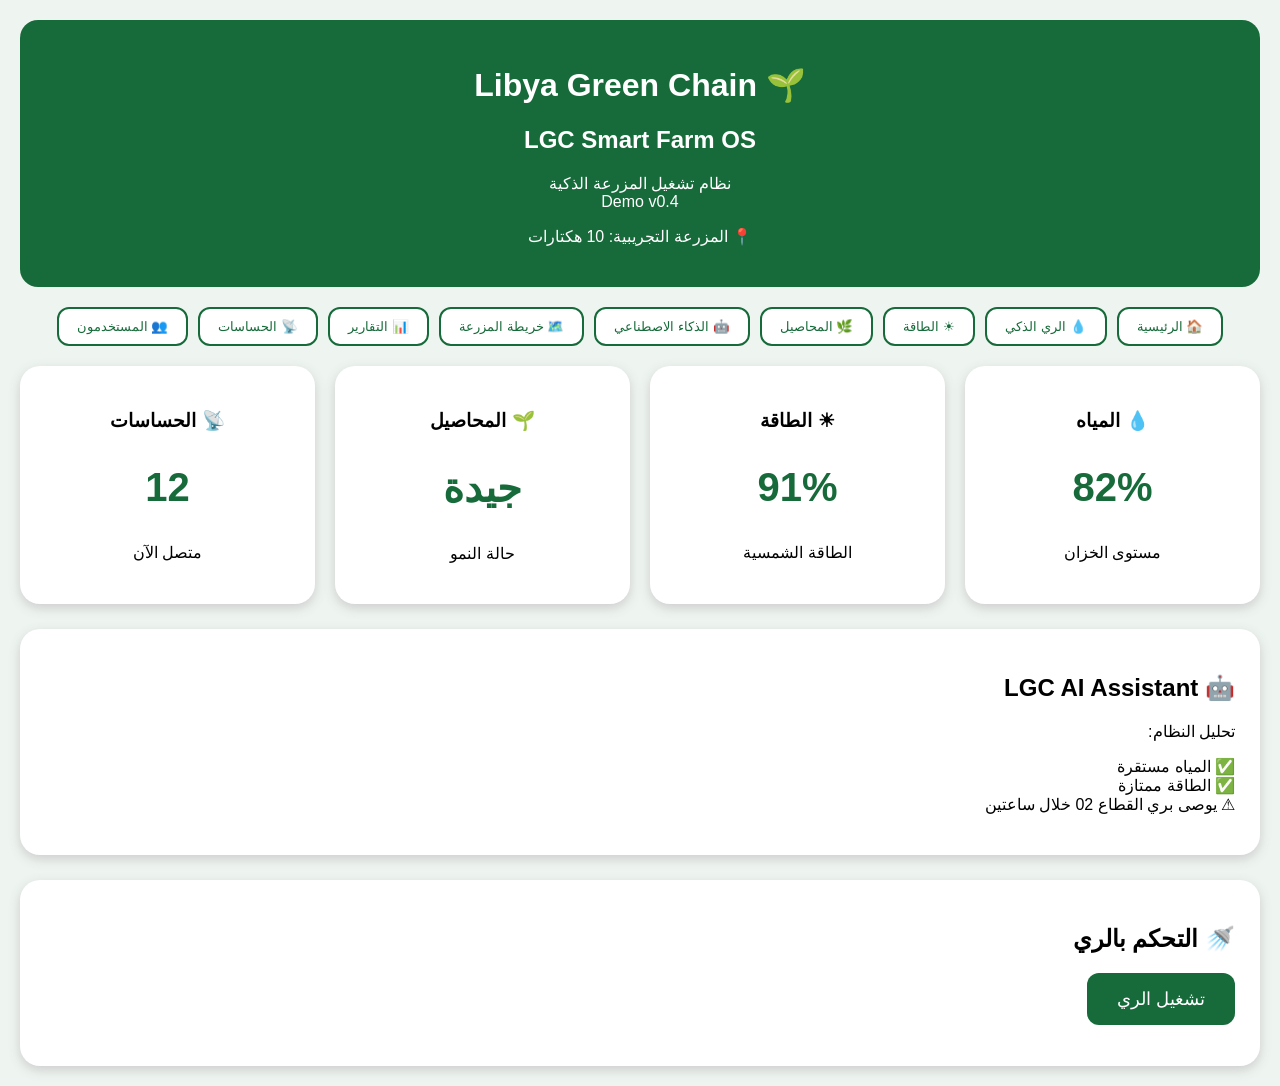
<file: index.html>
<!DOCTYPE html>
<html lang="ar" dir="rtl">

<head>
<meta charset="UTF-8">
<meta name="viewport" content="width=device-width, initial-scale=1.0">

<title>LGC Smart Farm OS</title>

<link rel="stylesheet" href="style.css">

</head>

<body>

<header>

<h1>🌱 Libya Green Chain</h1>

<h2>LGC Smart Farm OS</h2>

<p>
نظام تشغيل المزرعة الذكية
<br>
Demo v0.4
</p>

<p>
📍 المزرعة التجريبية: 10 هكتارات
</p>

</header>


<nav>


<a href="index.html">
<button>🏠 الرئيسية</button>
</a>

<a href="irrigation.html">
<button>💧 الري الذكي</button>
</a>

<a href="energy.html">
<button>☀ الطاقة</button>
</a>

<a href="crops.html">
<button>🌿 المحاصيل</button>
</a>

<a href="ai.html">
<button>🤖 الذكاء الاصطناعي</button>
</a>
  
<a href="farm-map.html">
<button>
🗺️ خريطة المزرعة
</button>
  </a>

  <a href="reports.html">
<button>
📊 التقارير
</button>
  </a>

  <a href="sensors.html">
<button>
📡 الحساسات
</button>
  </a>

  <a href="users.html">
<button>
👥 المستخدمون
</button>
  </a>

</nav>


<section class="dashboard">


<div class="card">

<h3>💧 المياه</h3>

<h2>82%</h2>

<p>مستوى الخزان</p>

</div>


<div class="card">

<h3>☀ الطاقة</h3>

<h2>91%</h2>

<p>الطاقة الشمسية</p>

</div>


<div class="card">

<h3>🌱 المحاصيل</h3>

<h2>جيدة</h2>

<p>حالة النمو</p>

</div>


<div class="card">

<h3>📡 الحساسات</h3>

<h2>12</h2>

<p>متصل الآن</p>

</div>


</section>


<section class="panel">

<h2>🤖 LGC AI Assistant</h2>

<p>
تحليل النظام:
</p>

<p>
✅ المياه مستقرة
<br>
✅ الطاقة ممتازة
<br>
⚠ يوصى بري القطاع 02 خلال ساعتين
</p>

</section>


<section class="panel">

<h2>🚿 التحكم بالري</h2>

<button onclick="irrigate()">
تشغيل الري
</button>

<p id="result"></p>

</section>


<script src="app.js"></script>

</body>

</html>
</file>
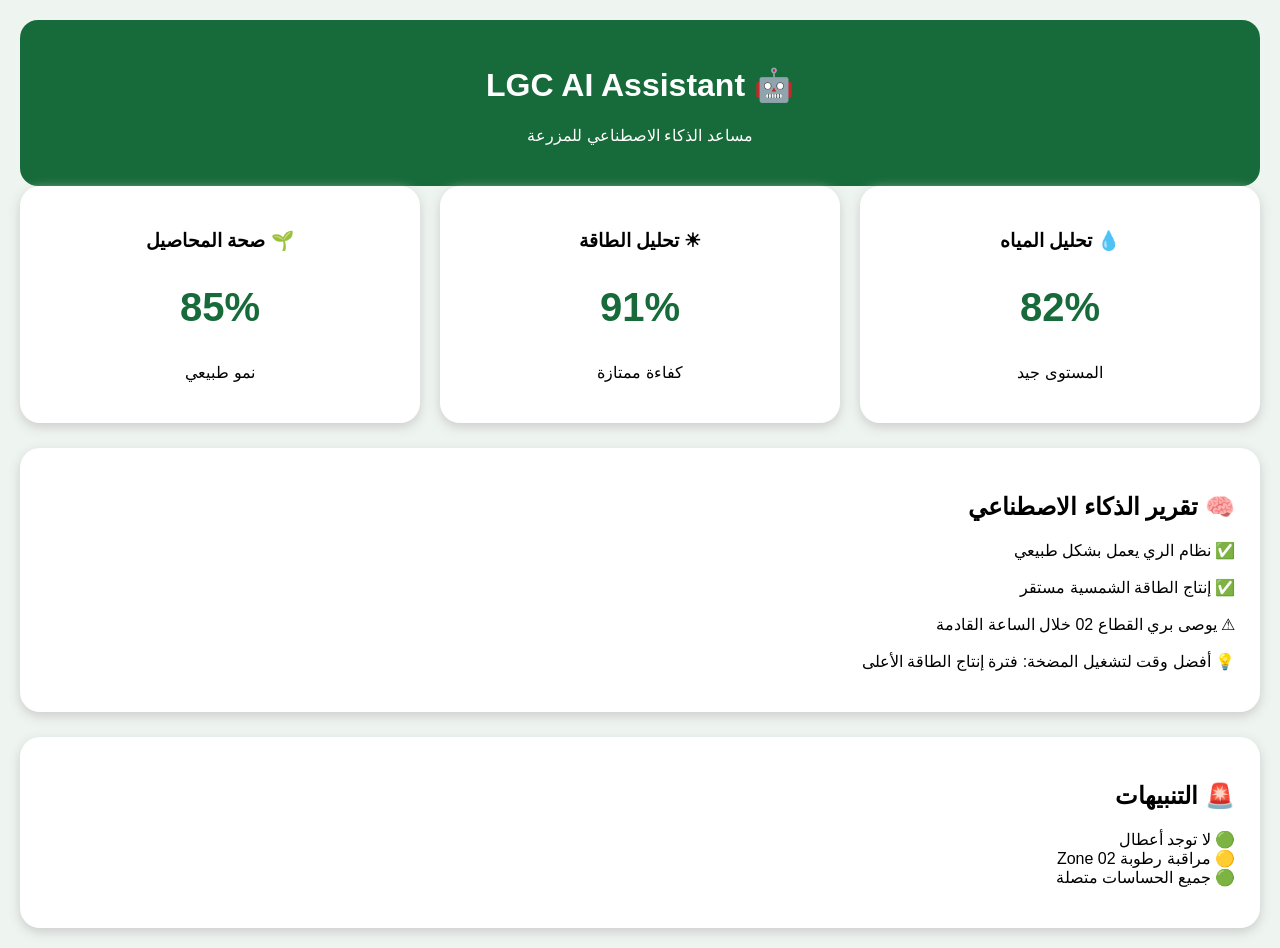
<file: ai.html>
<!DOCTYPE html>
<html lang="ar" dir="rtl">

<head>

<meta charset="UTF-8">

<meta name="viewport" content="width=device-width, initial-scale=1.0">

<title>LGC AI Assistant</title>

<link rel="stylesheet" href="style.css">

</head>


<body>


<header>

<h1>🤖 LGC AI Assistant</h1>

<p>مساعد الذكاء الاصطناعي للمزرعة</p>

</header>



<section class="dashboard">


<div class="card">

<h3>💧 تحليل المياه</h3>

<h2>82%</h2>

<p>المستوى جيد</p>

</div>



<div class="card">

<h3>☀ تحليل الطاقة</h3>

<h2>91%</h2>

<p>كفاءة ممتازة</p>

</div>



<div class="card">

<h3>🌱 صحة المحاصيل</h3>

<h2>85%</h2>

<p>نمو طبيعي</p>

</div>


</section>



<section class="panel">


<h2>🧠 تقرير الذكاء الاصطناعي</h2>


<p>

✅ نظام الري يعمل بشكل طبيعي

<br><br>

✅ إنتاج الطاقة الشمسية مستقر

<br><br>

⚠ يوصى بري القطاع 02 خلال الساعة القادمة

<br><br>

💡 أفضل وقت لتشغيل المضخة: فترة إنتاج الطاقة الأعلى

</p>


</section>



<section class="panel">


<h2>🚨 التنبيهات</h2>


<p>

🟢 لا توجد أعطال

<br>

🟡 مراقبة رطوبة Zone 02

<br>

🟢 جميع الحساسات متصلة

</p>


</section>



</body>

</html>
</file>
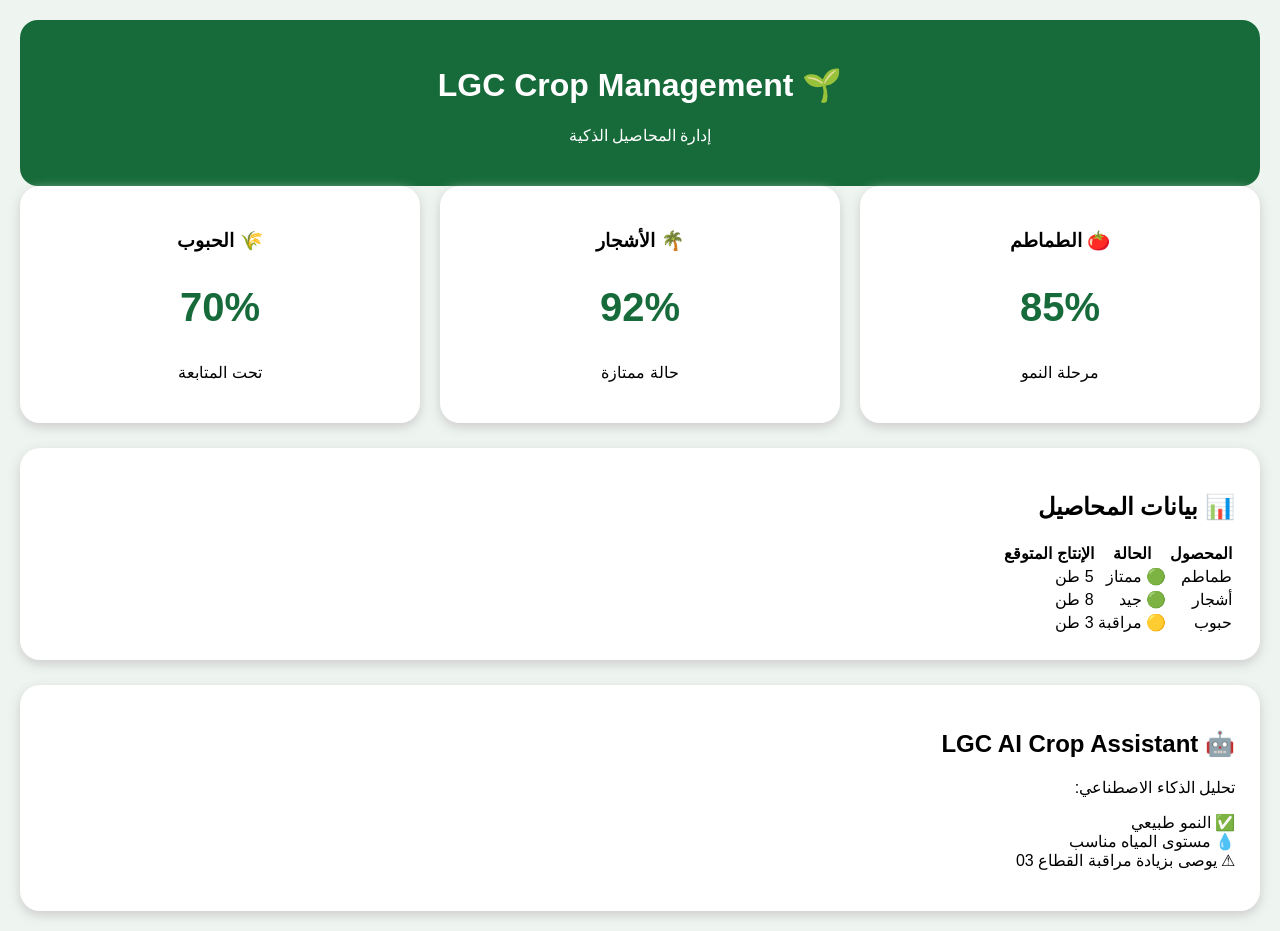
<file: crops.html>
<!DOCTYPE html>
<html lang="ar" dir="rtl">

<head>

<meta charset="UTF-8">

<meta name="viewport" content="width=device-width, initial-scale=1.0">

<title>LGC Crops Management</title>

<link rel="stylesheet" href="style.css">

</head>


<body>


<header>

<h1>🌱 LGC Crop Management</h1>

<p>إدارة المحاصيل الذكية</p>

</header>



<section class="dashboard">


<div class="card">

<h3>🍅 الطماطم</h3>

<h2>85%</h2>

<p>مرحلة النمو</p>

</div>


<div class="card">

<h3>🌴 الأشجار</h3>

<h2>92%</h2>

<p>حالة ممتازة</p>

</div>


<div class="card">

<h3>🌾 الحبوب</h3>

<h2>70%</h2>

<p>تحت المتابعة</p>

</div>


</section>



<section class="panel">

<h2>📊 بيانات المحاصيل</h2>


<table>

<tr>

<th>المحصول</th>

<th>الحالة</th>

<th>الإنتاج المتوقع</th>

</tr>


<tr>

<td>طماطم</td>

<td>🟢 ممتاز</td>

<td>5 طن</td>

</tr>


<tr>

<td>أشجار</td>

<td>🟢 جيد</td>

<td>8 طن</td>

</tr>


<tr>

<td>حبوب</td>

<td>🟡 مراقبة</td>

<td>3 طن</td>

</tr>


</table>


</section>



<section class="panel">


<h2>🤖 LGC AI Crop Assistant</h2>


<p>

تحليل الذكاء الاصطناعي:

</p>


<p>

✅ النمو طبيعي

<br>

💧 مستوى المياه مناسب

<br>

⚠ يوصى بزيادة مراقبة القطاع 03

</p>


</section>



</body>

</html>
</file>
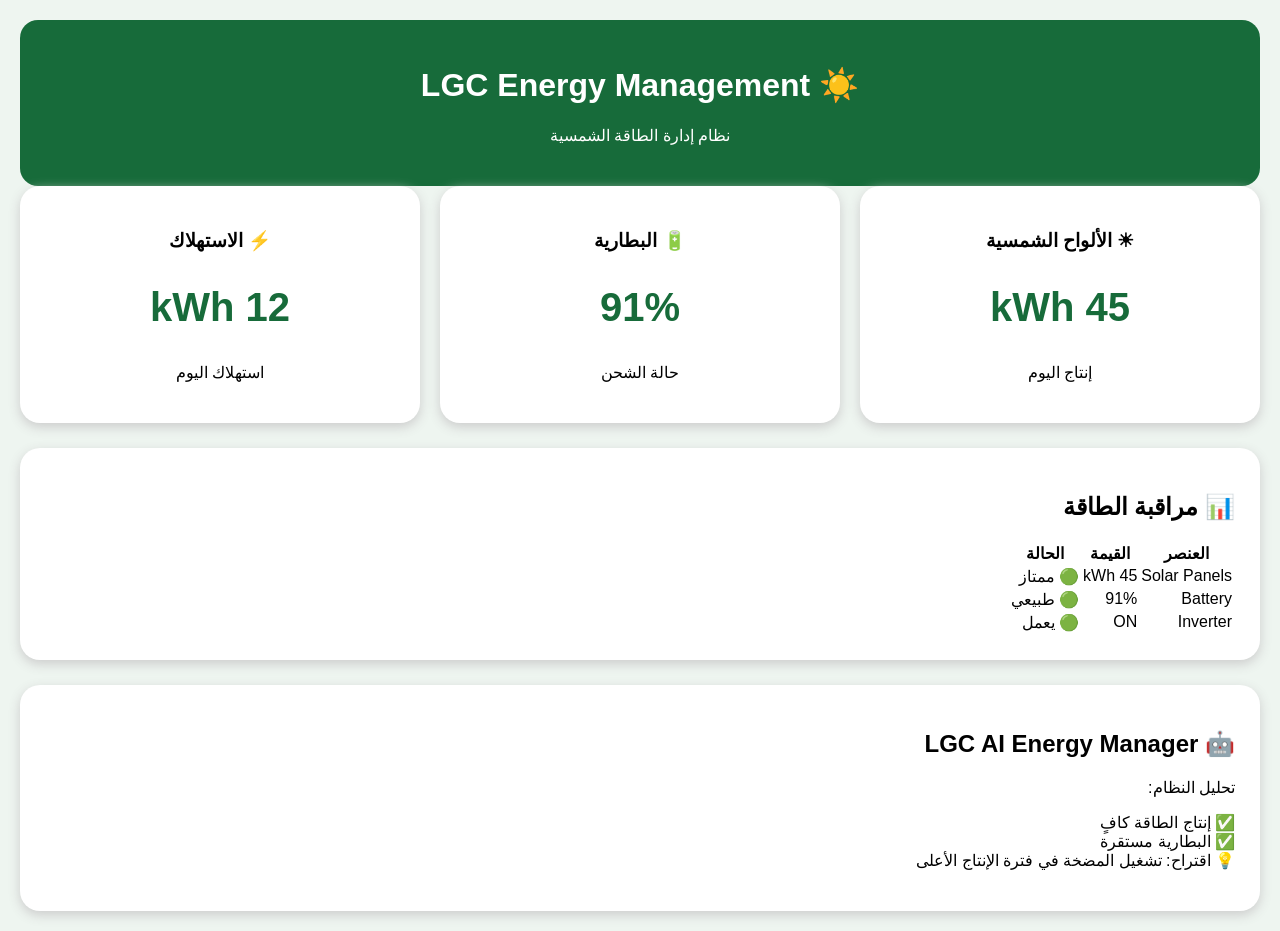
<file: energy.html>
<!DOCTYPE html>
<html lang="ar" dir="rtl">

<head>

<meta charset="UTF-8">

<meta name="viewport" content="width=device-width, initial-scale=1.0">

<title>LGC Energy System</title>

<link rel="stylesheet" href="style.css">

</head>


<body>


<header>

<h1>☀️ LGC Energy Management</h1>

<p>نظام إدارة الطاقة الشمسية</p>

</header>



<section class="dashboard">


<div class="card">

<h3>☀ الألواح الشمسية</h3>

<h2>45 kWh</h2>

<p>إنتاج اليوم</p>

</div>



<div class="card">

<h3>🔋 البطارية</h3>

<h2>91%</h2>

<p>حالة الشحن</p>

</div>



<div class="card">

<h3>⚡ الاستهلاك</h3>

<h2>12 kWh</h2>

<p>استهلاك اليوم</p>

</div>


</section>



<section class="panel">

<h2>📊 مراقبة الطاقة</h2>


<table>

<tr>

<th>العنصر</th>

<th>القيمة</th>

<th>الحالة</th>

</tr>


<tr>

<td>Solar Panels</td>

<td>45 kWh</td>

<td>🟢 ممتاز</td>

</tr>


<tr>

<td>Battery</td>

<td>91%</td>

<td>🟢 طبيعي</td>

</tr>


<tr>

<td>Inverter</td>

<td>ON</td>

<td>🟢 يعمل</td>

</tr>


</table>


</section>



<section class="panel">


<h2>🤖 LGC AI Energy Manager</h2>


<p>

تحليل النظام:

</p>

<p>

✅ إنتاج الطاقة كافٍ

<br>

✅ البطارية مستقرة

<br>

💡 اقتراح: تشغيل المضخة في فترة الإنتاج الأعلى

</p>


</section>



</body>

</html>
</file>
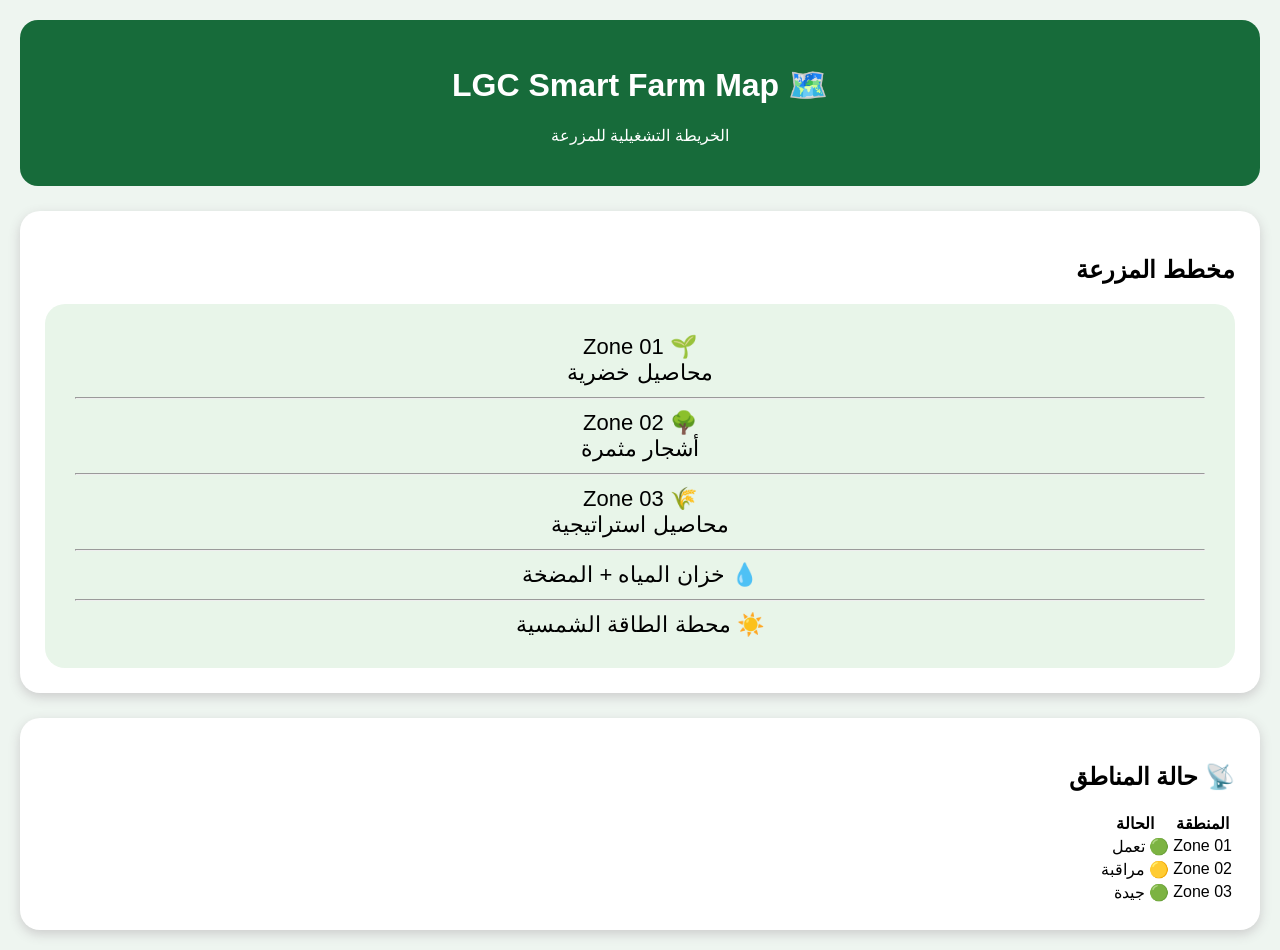
<file: farm-map.html>
<!DOCTYPE html>
<html lang="ar" dir="rtl">

<head>

<meta charset="UTF-8">

<meta name="viewport" content="width=device-width, initial-scale=1.0">

<title>LGC Farm Map</title>

<link rel="stylesheet" href="style.css">

</head>


<body>


<header>

<h1>🗺️ LGC Smart Farm Map</h1>

<p>الخريطة التشغيلية للمزرعة</p>

</header>



<section class="panel">


<h2>مخطط المزرعة</h2>


<div style="
background:#e8f5e9;
padding:30px;
border-radius:20px;
text-align:center;
font-size:22px;
">


<div>
🌱 Zone 01
<br>
محاصيل خضرية
</div>


<hr>


<div>
🌳 Zone 02
<br>
أشجار مثمرة
</div>


<hr>


<div>
🌾 Zone 03
<br>
محاصيل استراتيجية
</div>


<hr>


<div>
💧 خزان المياه + المضخة
</div>


<hr>


<div>
☀️ محطة الطاقة الشمسية
</div>


</div>


</section>



<section class="panel">


<h2>📡 حالة المناطق</h2>


<table>

<tr>
<th>المنطقة</th>
<th>الحالة</th>
</tr>


<tr>
<td>Zone 01</td>
<td>🟢 تعمل</td>
</tr>


<tr>
<td>Zone 02</td>
<td>🟡 مراقبة</td>
</tr>


<tr>
<td>Zone 03</td>
<td>🟢 جيدة</td>
</tr>


</table>


</section>



</body>

</html>
</file>
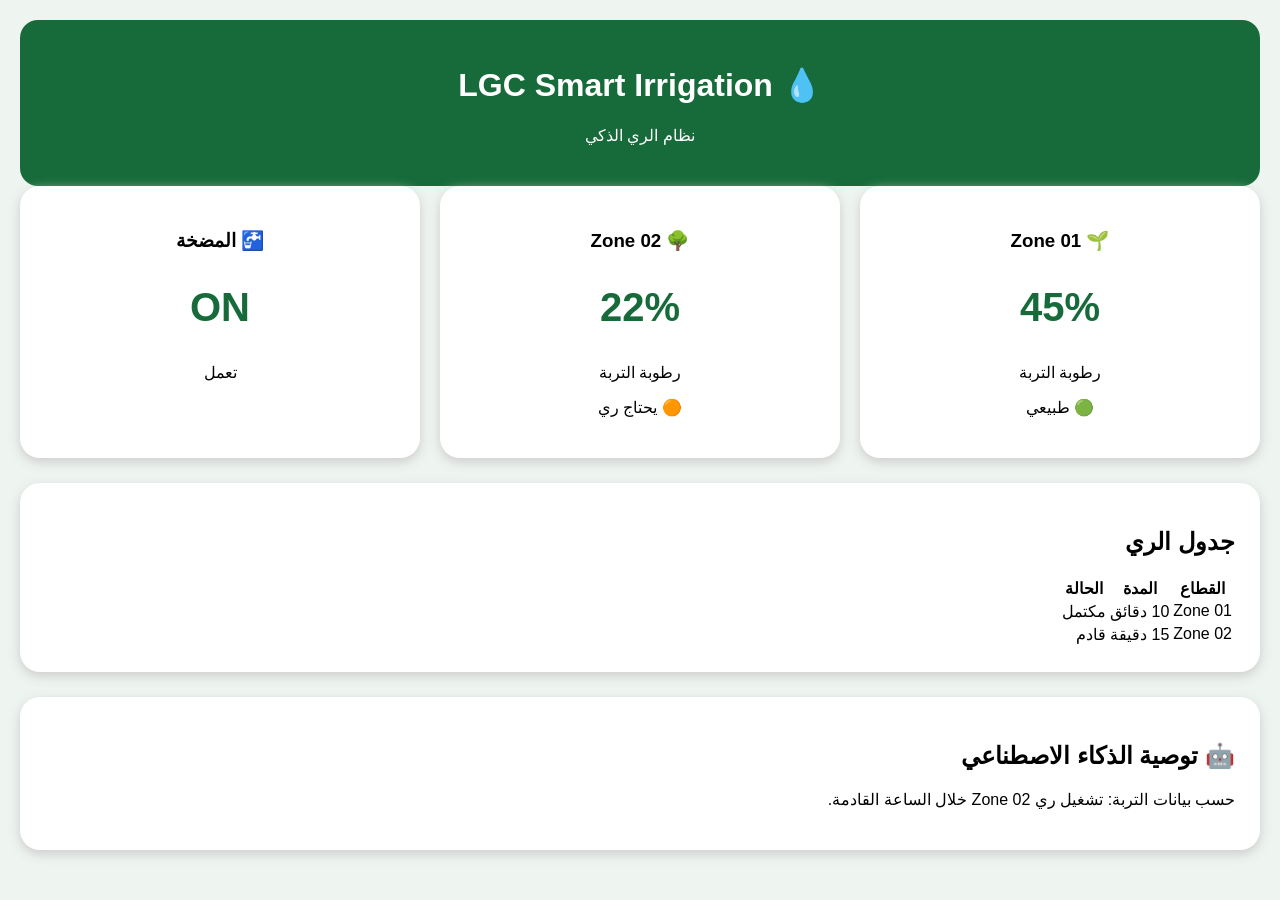
<file: irrigation.html>
<!DOCTYPE html>
<html lang="ar" dir="rtl">

<head>

<meta charset="UTF-8">

<meta name="viewport" content="width=device-width, initial-scale=1.0">

<title>LGC Smart Irrigation</title>

<link rel="stylesheet" href="style.css">

</head>


<body>


<header>

<h1>💧 LGC Smart Irrigation</h1>

<p>نظام الري الذكي</p>

</header>



<section class="dashboard">


<div class="card">

<h3>🌱 Zone 01</h3>

<h2>45%</h2>

<p>رطوبة التربة</p>

<p>🟢 طبيعي</p>

</div>



<div class="card">

<h3>🌳 Zone 02</h3>

<h2>22%</h2>

<p>رطوبة التربة</p>

<p>🟠 يحتاج ري</p>

</div>



<div class="card">

<h3>🚰 المضخة</h3>

<h2>ON</h2>

<p>تعمل</p>

</div>


</section>



<section class="panel">


<h2>جدول الري</h2>


<table>

<tr>

<th>القطاع</th>

<th>المدة</th>

<th>الحالة</th>

</tr>


<tr>

<td>Zone 01</td>

<td>10 دقائق</td>

<td>مكتمل</td>

</tr>


<tr>

<td>Zone 02</td>

<td>15 دقيقة</td>

<td>قادم</td>

</tr>


</table>


</section>



<section class="panel">


<h2>🤖 توصية الذكاء الاصطناعي</h2>


<p>

حسب بيانات التربة:

تشغيل ري Zone 02 خلال الساعة القادمة.

</p>


</section>


</body>

</html>
</file>
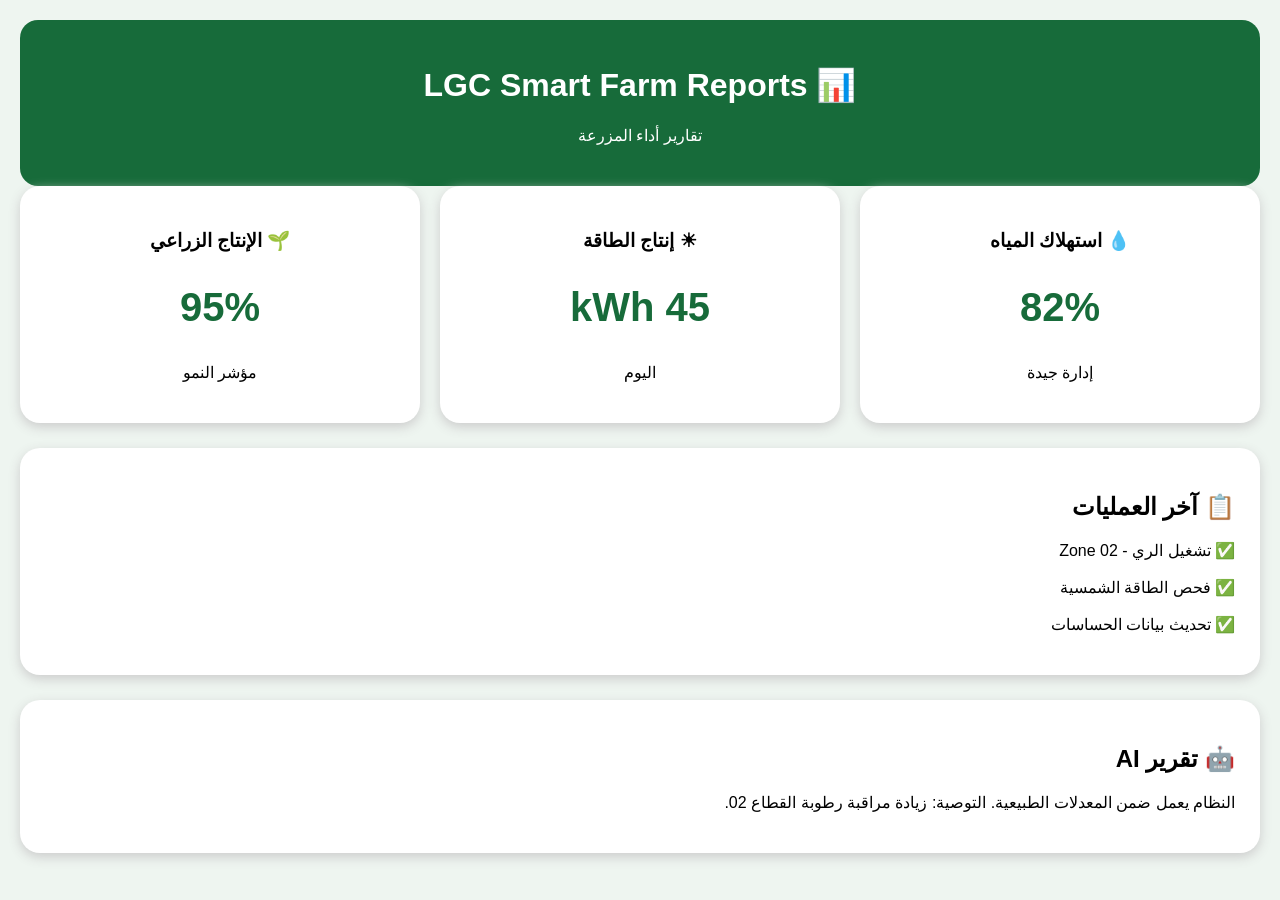
<file: reports.html>
<!DOCTYPE html>
<html lang="ar" dir="rtl">

<head>

<meta charset="UTF-8">

<meta name="viewport" content="width=device-width, initial-scale=1.0">

<title>LGC Reports</title>

<link rel="stylesheet" href="style.css">

</head>


<body>


<header>

<h1>📊 LGC Smart Farm Reports</h1>

<p>تقارير أداء المزرعة</p>

</header>



<section class="dashboard">


<div class="card">

<h3>💧 استهلاك المياه</h3>

<h2>82%</h2>

<p>إدارة جيدة</p>

</div>


<div class="card">

<h3>☀ إنتاج الطاقة</h3>

<h2>45 kWh</h2>

<p>اليوم</p>

</div>


<div class="card">

<h3>🌱 الإنتاج الزراعي</h3>

<h2>95%</h2>

<p>مؤشر النمو</p>

</div>


</section>



<section class="panel">


<h2>📋 آخر العمليات</h2>


<p>

✅ تشغيل الري - Zone 02

<br><br>

✅ فحص الطاقة الشمسية

<br><br>

✅ تحديث بيانات الحساسات

</p>


</section>



<section class="panel">


<h2>🤖 تقرير AI</h2>


<p>

النظام يعمل ضمن المعدلات الطبيعية.

التوصية:

زيادة مراقبة رطوبة القطاع 02.

</p>


</section>



</body>

</html>
</file>
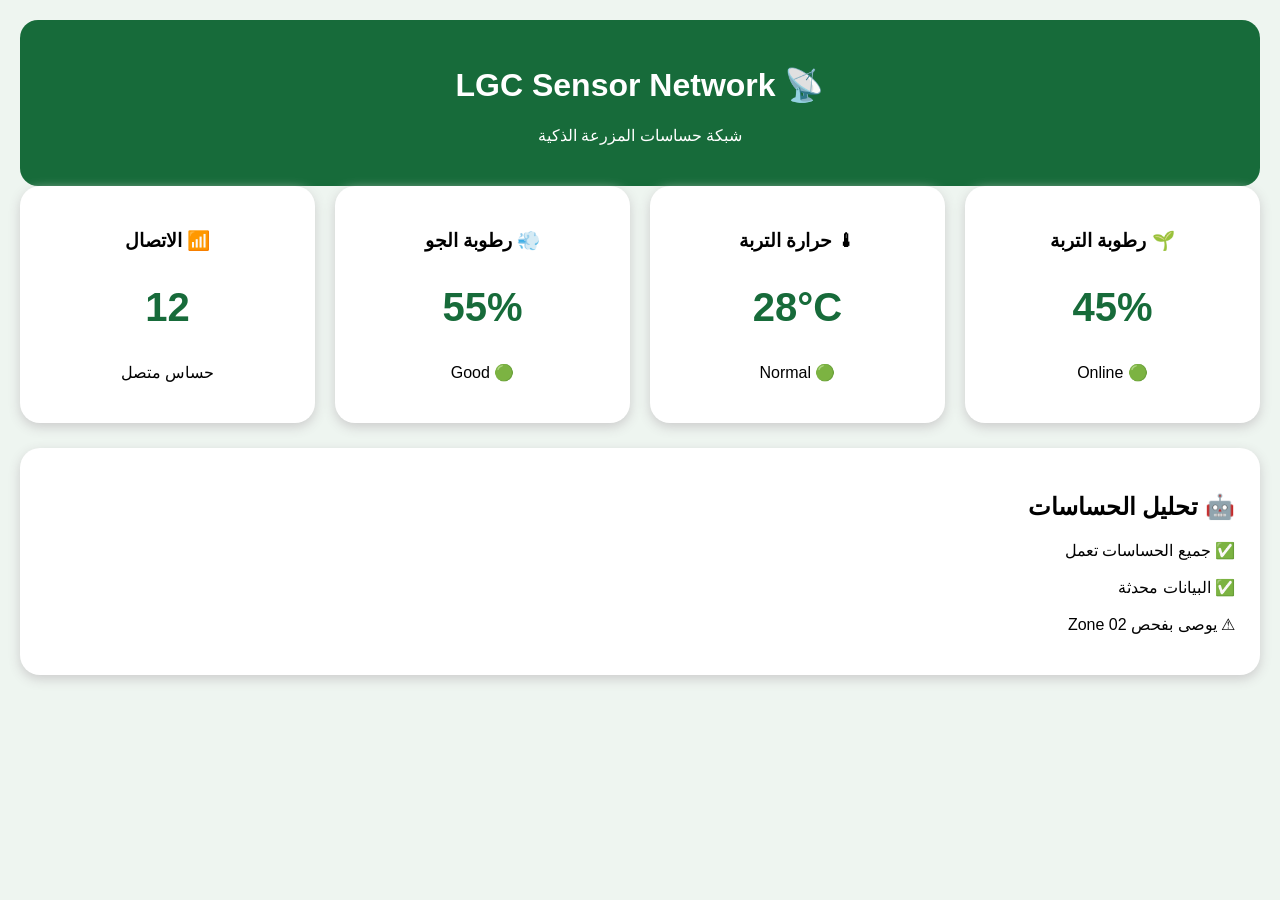
<file: sensors.html>
<!DOCTYPE html>
<html lang="ar" dir="rtl">

<head>

<meta charset="UTF-8">

<meta name="viewport" content="width=device-width, initial-scale=1.0">

<title>LGC Sensors</title>

<link rel="stylesheet" href="style.css">

</head>


<body>


<header>

<h1>📡 LGC Sensor Network</h1>

<p>شبكة حساسات المزرعة الذكية</p>

</header>



<section class="dashboard">


<div class="card">

<h3>🌱 رطوبة التربة</h3>

<h2>45%</h2>

<p>🟢 Online</p>

</div>



<div class="card">

<h3>🌡 حرارة التربة</h3>

<h2>28°C</h2>

<p>🟢 Normal</p>

</div>



<div class="card">

<h3>💨 رطوبة الجو</h3>

<h2>55%</h2>

<p>🟢 Good</p>

</div>



<div class="card">

<h3>📶 الاتصال</h3>

<h2>12</h2>

<p>حساس متصل</p>

</div>


</section>



<section class="panel">

<h2>🤖 تحليل الحساسات</h2>

<p>

✅ جميع الحساسات تعمل

<br><br>

✅ البيانات محدثة

<br><br>

⚠ يوصى بفحص Zone 02

</p>

</section>


</body>

</html>
</file>
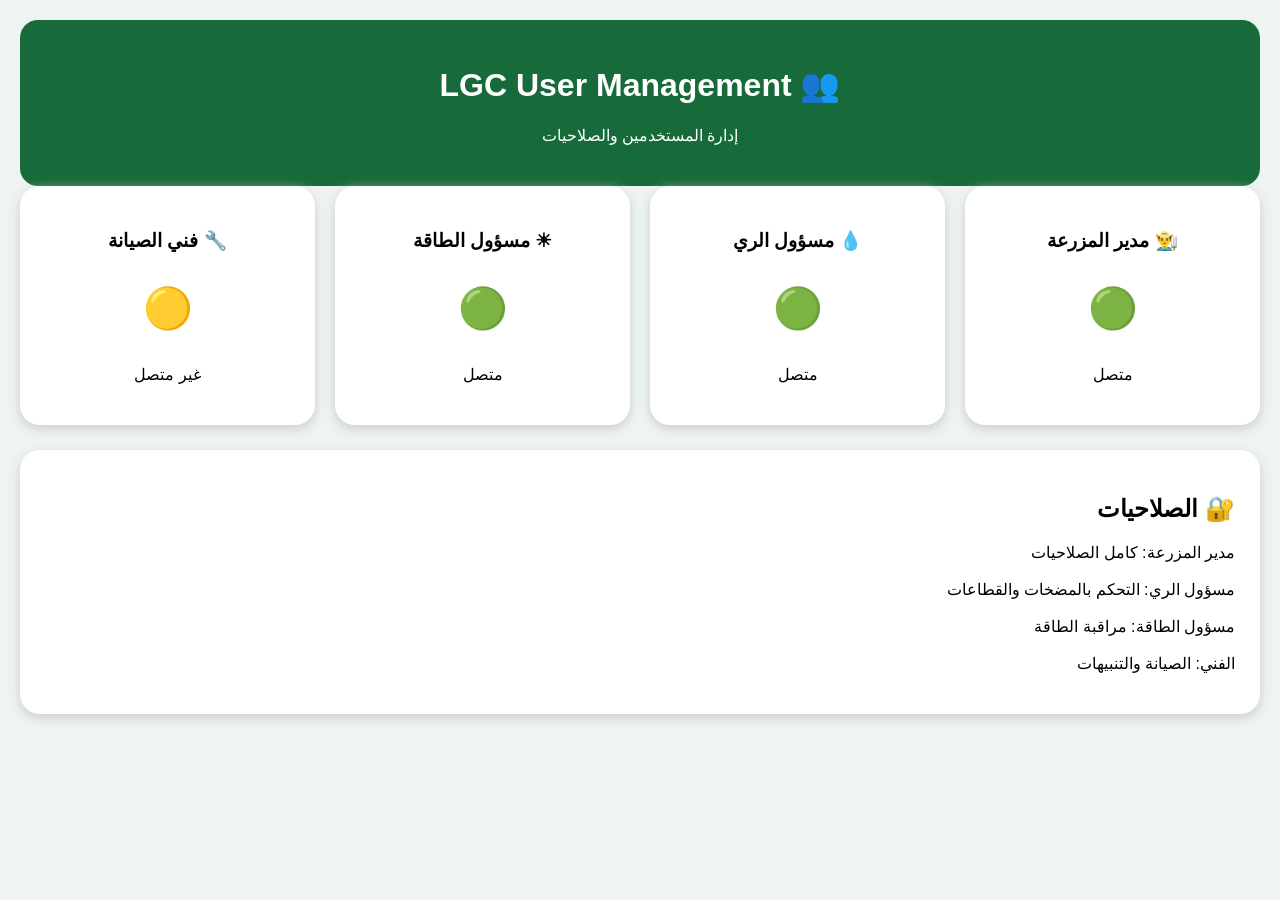
<file: users.html>
<!DOCTYPE html>
<html lang="ar" dir="rtl">

<head>

<meta charset="UTF-8">

<meta name="viewport" content="width=device-width, initial-scale=1.0">

<title>LGC Users</title>

<link rel="stylesheet" href="style.css">

</head>


<body>


<header>

<h1>👥 LGC User Management</h1>

<p>إدارة المستخدمين والصلاحيات</p>

</header>



<section class="dashboard">


<div class="card">

<h3>👨‍🌾 مدير المزرعة</h3>

<h2>🟢</h2>

<p>متصل</p>

</div>



<div class="card">

<h3>💧 مسؤول الري</h3>

<h2>🟢</h2>

<p>متصل</p>

</div>



<div class="card">

<h3>☀ مسؤول الطاقة</h3>

<h2>🟢</h2>

<p>متصل</p>

</div>



<div class="card">

<h3>🔧 فني الصيانة</h3>

<h2>🟡</h2>

<p>غير متصل</p>

</div>


</section>



<section class="panel">

<h2>🔐 الصلاحيات</h2>

<p>

مدير المزرعة: كامل الصلاحيات

<br><br>

مسؤول الري: التحكم بالمضخات والقطاعات

<br><br>

مسؤول الطاقة: مراقبة الطاقة

<br><br>

الفني: الصيانة والتنبيهات

</p>

</section>


</body>

</html>
</file>
<file: style.css>
body {
    font-family: Tahoma, Arial, sans-serif;
    direction: rtl;
    background: #eef5f0;
    margin: 0;
    padding: 20px;
}


header {
    background: #176b3a;
    color: white;
    text-align: center;
    padding: 25px;
    border-radius: 18px;
}


nav {
    display: flex;
    flex-wrap: wrap;
    gap: 10px;
    justify-content: center;
    margin: 20px 0;
}


nav button {
    background: #ffffff;
    color: #176b3a;
    border: 2px solid #176b3a;
    padding: 10px 18px;
    border-radius: 12px;
}


.dashboard {

    display: grid;

    grid-template-columns:
    repeat(auto-fit,minmax(200px,1fr));

    gap: 20px;

}


.card {

    background:white;

    padding:25px;

    text-align:center;

    border-radius:20px;

    box-shadow:0 4px 12px #ccc;

}


.card h2 {

    font-size:40px;

    color:#176b3a;

}


.panel {

    background:white;

    margin-top:25px;

    padding:25px;

    border-radius:20px;

    box-shadow:0 4px 12px #ccc;

}


button {

    cursor:pointer;

}


.panel button {

    background:#176b3a;

    color:white;

    border:none;

    padding:15px 30px;

    border-radius:12px;

    font-size:18px;

}


#result {

    color:#176b3a;

    font-weight:bold;

    margin-top:15px;

}
</file>
